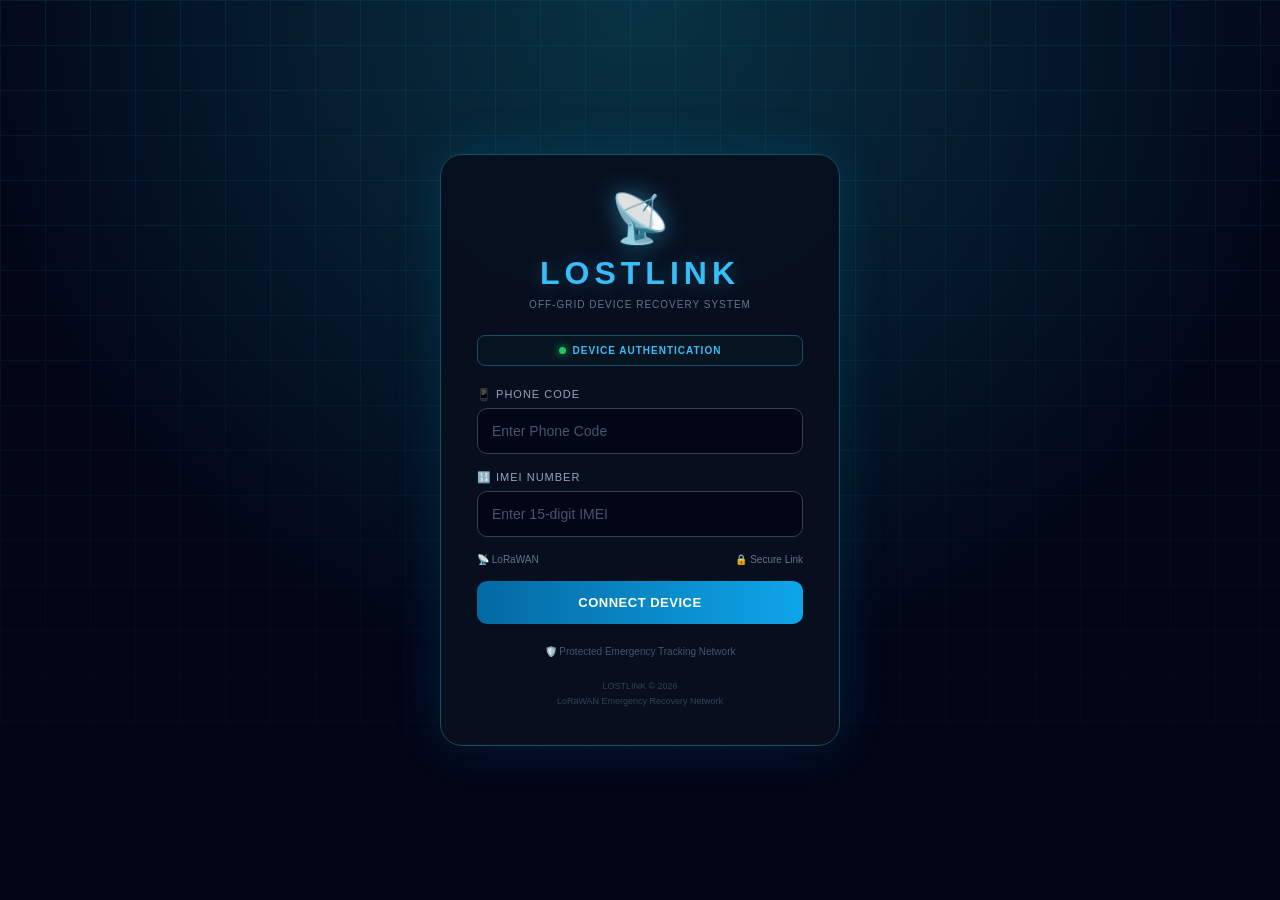
<file: index.html>
<!DOCTYPE html>
<html lang="en">
<head>
<meta charset="UTF-8">
<meta name="viewport" content="width=device-width, initial-scale=1.0">

<title>LOSTLINK | Device Authentication</title>

<link rel="stylesheet" href="style.css">
</head>

<body class="login-body">

<div class="login-bg-grid"></div>

<div class="login-container">

    <div class="logo">

        <div class="logo-icon">📡</div>

        <h1>LOSTLINK</h1>

        <p>
            OFF-GRID DEVICE RECOVERY SYSTEM
        </p>

    </div>


    <div class="auth-status">

        <span class="status-dot"></span>

        DEVICE AUTHENTICATION

    </div>


    <form onsubmit="connectDevice(event)">

        <div class="input-box">

            <label>📱 PHONE CODE</label>

            <input
                type="text"
                id="phoneCode"
                placeholder="Enter Phone Code"
                maxlength="20"
                autocomplete="off"
                required>

        </div>


        <div class="input-box">

            <label>🔢 IMEI NUMBER</label>

            <input
                type="text"
                id="imei"
                placeholder="Enter 15-digit IMEI"
                maxlength="15"
                inputmode="numeric"
                autocomplete="off"
                required>

        </div>


        <div class="device-info">

            <span>📡 LoRaWAN</span>

            <span>🔒 Secure Link</span>

        </div>


        <button
            class="login-btn"
            type="submit">

            CONNECT DEVICE

        </button>

    </form>


    <div
        class="status-message error"
        id="error">

        ❌ Invalid Phone Code or IMEI Number

    </div>


    <div
        class="status-message success"
        id="success">

        ✅ Device authenticated successfully

    </div>


    <div class="security">

        🛡️ Protected Emergency Tracking Network

    </div>


    <div class="footer">

        LOSTLINK © 2026
        <br>
        LoRaWAN Emergency Recovery Network

    </div>

</div>


<script>

function connectDevice(event){

    event.preventDefault();


    const phoneCode =
        document
        .getElementById("phoneCode")
        .value
        .trim()
        .toUpperCase();


    const imei =
        document
        .getElementById("imei")
        .value
        .trim();


    const error =
        document.getElementById("error");

    const success =
        document.getElementById("success");


    error.style.display = "none";

    success.style.display = "none";


    /*
       DEMO DEVICE AUTHENTICATION

       PHONE CODE : LOST865
       IMEI       : 123456789012345
    */


    if(
        phoneCode === "LOST865" &&
        imei === "123456789012345"
    ){

        success.style.display = "block";


        sessionStorage.setItem(
            "lostlinkLoggedIn",
            "true"
        );


        sessionStorage.setItem(
            "phoneCode",
            phoneCode
        );


        setTimeout(function(){

            window.location.href =
                "dashboard.html";

        },1000);


    }else{

        error.style.display = "block";

    }

}

</script>

</body>
</html>
</file>
<file: style.css>
*{
    margin:0;
    padding:0;
    box-sizing:border-box;
    font-family:Segoe UI,Arial,sans-serif;
}


body{
    color:#e5e7eb;
}


/* =========================
   LOGIN PAGE
========================= */

.login-body{

    min-height:100vh;

    display:flex;

    justify-content:center;

    align-items:center;

    padding:20px;

    overflow:hidden;

    background:
    radial-gradient(
        circle at 50% 0%,
        #083344,
        #020617 62%
    );

    position:relative;

}


.login-bg-grid{

    position:absolute;

    inset:0;

    opacity:.18;

    background-image:

    linear-gradient(
        #0e7490 1px,
        transparent 1px
    ),

    linear-gradient(
        90deg,
        #0e7490 1px,
        transparent 1px
    );

    background-size:45px 45px;

    mask-image:
    linear-gradient(
        to bottom,
        black,
        transparent
    );

}


.login-container{

    width:400px;

    max-width:100%;

    padding:36px;

    position:relative;

    z-index:2;

    background:
    rgba(8,15,30,.94);

    border:1px solid #164e63;

    border-radius:22px;

    box-shadow:
    0 0 50px
    rgba(14,165,233,.15);

    backdrop-filter:blur(12px);

    animation:appear .7s ease;

}


@keyframes appear{

    from{
        opacity:0;
        transform:translateY(25px) scale(.98);
    }

    to{
        opacity:1;
        transform:translateY(0) scale(1);
    }

}


.logo{

    text-align:center;

    margin-bottom:25px;

}


.logo-icon{

    font-size:48px;

    margin-bottom:8px;

    filter:
    drop-shadow(
        0 0 12px
        rgba(56,189,248,.5)
    );

    animation:signalPulse 2s infinite;

}


@keyframes signalPulse{

    0%,100%{
        transform:scale(1);
    }

    50%{
        transform:scale(1.12);
    }

}


.logo h1{

    color:#38bdf8;

    font-size:32px;

    letter-spacing:5px;

    text-shadow:
    0 0 18px
    rgba(56,189,248,.3);

}


.logo p{

    color:#64748b;

    font-size:10px;

    letter-spacing:1px;

    margin-top:7px;

}


.auth-status{

    display:flex;

    align-items:center;

    justify-content:center;

    gap:7px;

    padding:9px;

    margin-bottom:22px;

    border:1px solid #164e63;

    border-radius:8px;

    color:#38bdf8;

    background:#061521;

    font-size:10px;

    font-weight:bold;

    letter-spacing:1px;

}


.status-dot{

    width:7px;

    height:7px;

    background:#22c55e;

    border-radius:50%;

    box-shadow:
    0 0 9px #22c55e;

    animation:blink 1.2s infinite;

}


@keyframes blink{

    50%{
        opacity:.25;
    }

}


.input-box{

    margin-bottom:17px;

}


.input-box label{

    display:block;

    color:#94a3b8;

    font-size:11px;

    margin-bottom:7px;

    letter-spacing:1px;

}


.input-box input{

    width:100%;

    padding:14px;

    border-radius:10px;

    border:1px solid #334155;

    outline:none;

    background:#020617;

    color:#fff;

    font-size:14px;

    transition:.3s;

}


.input-box input::placeholder{

    color:#475569;

}


.input-box input:focus{

    border-color:#38bdf8;

    box-shadow:
    0 0 13px
    rgba(56,189,248,.18);

}


.device-info{

    display:flex;

    justify-content:space-between;

    color:#64748b;

    font-size:10px;

    margin:5px 0 16px;

}


.login-btn{

    width:100%;

    padding:14px;

    border:0;

    border-radius:10px;

    cursor:pointer;

    color:#fff;

    font-weight:bold;

    font-size:13px;

    letter-spacing:.5px;

    background:
    linear-gradient(
        90deg,
        #0369a1,
        #0ea5e9
    );

    transition:.3s;

}


.login-btn:hover{

    transform:translateY(-2px);

    box-shadow:
    0 0 25px
    rgba(14,165,233,.35);

}


.status-message{

    text-align:center;

    font-size:11px;

    margin-top:15px;

    display:none;

}


.error{

    color:#f87171;

}


.success{

    color:#4ade80;

}


.security{

    text-align:center;

    color:#475569;

    font-size:10px;

    margin-top:22px;

}


.footer{

    text-align:center;

    color:#334155;

    font-size:9px;

    line-height:1.7;

    margin-top:22px;

}


/* =========================
   DASHBOARD
========================= */

.dashboard-body{

    min-height:100vh;

    padding:18px;

    background:#050914;

}


.top-header{

    display:flex;

    justify-content:space-between;

    align-items:center;

    padding:16px 20px;

    background:#0b1220;

    border:1px solid #1e293b;

    border-radius:15px;

    margin-bottom:18px;

}


.dashboard-logo{

    color:#38bdf8;

    font-size:25px;

    font-weight:bold;

    letter-spacing:1px;

}


.subtitle{

    color:#64748b;

    font-size:11px;

    margin-top:5px;

}


.header-right{

    display:flex;

    align-items:center;

    gap:10px;

}


.live-status{

    background:#052e16;

    color:#4ade80;

    border:1px solid #16a34a;

    padding:8px 14px;

    border-radius:20px;

    font-size:10px;

    font-weight:bold;

}


.live-dot{

    display:inline-block;

    width:7px;

    height:7px;

    border-radius:50%;

    background:#4ade80;

    margin-right:5px;

    box-shadow:
    0 0 8px #4ade80;

    animation:blink 1.2s infinite;

}


.logout-btn{

    width:auto;

    margin:0;

    padding:9px 13px;

    border:1px solid #334155;

    border-radius:8px;

    background:#1e293b;

    color:#cbd5e1;

    cursor:pointer;

}


.logout-btn:hover{

    background:#334155;

}


/* METRICS */

.metrics{

    display:grid;

    grid-template-columns:
    repeat(4,1fr);

    gap:15px;

    margin-bottom:18px;

}


.metric-card{

    background:#0b1220;

    border:1px solid #1e293b;

    border-radius:14px;

    padding:18px;

    transition:.3s;

}


.metric-card:hover{

    transform:translateY(-3px);

    border-color:#075985;

}


.metric-title{

    color:#64748b;

    font-size:10px;

    margin-bottom:8px;

}


.metric-value{

    color:#f8fafc;

    font-size:24px;

    font-weight:bold;

}


.metric-card small{

    color:#475569;

    font-size:9px;

}


.blue{

    color:#38bdf8;

}


.green{

    color:#4ade80 !important;

}


.yellow{

    color:#facc15;

}


/* MAIN */

.main-grid{

    display:grid;

    grid-template-columns:
    1fr 1.7fr;

    gap:18px;

}


.card{

    background:#0b1220;

    border:1px solid #1e293b;

    border-radius:14px;

    padding:18px;

    margin-bottom:18px;

}


.card-title{

    color:#cbd5e1;

    font-size:14px;

    font-weight:bold;

    margin-bottom:16px;

}


.data-row{

    display:flex;

    justify-content:space-between;

    gap:15px;

    padding:11px 0;

    border-bottom:1px solid #172033;

    font-size:12px;

}


.data-row span{

    color:#64748b;

}


.data-row strong{

    color:#f8fafc;

    font-size:11px;

    text-align:right;

}


/* BATTERY */

.battery{

    height:12px;

    background:#1e293b;

    border-radius:10px;

    overflow:hidden;

}


.battery-fill{

    height:100%;

    width:82%;

    background:#22c55e;

    border-radius:10px;

    transition:.5s;

}


.battery-info{

    display:flex;

    justify-content:space-between;

    margin-top:10px;

    font-size:10px;

}


.muted{

    color:#64748b;

    font-size:10px;

    margin-top:8px;

}


/* GATEWAYS */

.gateway-row{

    display:flex;

    justify-content:space-between;

    align-items:center;

    padding:12px;

    margin-bottom:8px;

    background:#080f1d;

    border-radius:9px;

    border:1px solid transparent;

}


.gateway-row:hover{

    border-color:#075985;

}


.gateway-row b{

    display:block;

    font-size:12px;

}


.gateway-row small{

    display:block;

    color:#475569;

    font-size:9px;

    margin-top:3px;

}


.signal{

    color:#4ade80;

    font-size:11px;

}


/* ALERT */

.alert{

    padding:13px;

    border-left:3px solid #facc15;

    background:#17130a;

    color:#facc15;

    border-radius:5px;

    font-size:11px;

    line-height:1.6;

}


.locate-btn{

    width:100%;

    padding:12px;

    margin-top:12px;

    border:0;

    border-radius:8px;

    background:
    linear-gradient(
        90deg,
        #0369a1,
        #0ea5e9
    );

    color:white;

    font-weight:bold;

    cursor:pointer;

    transition:.3s;

}


.locate-btn:hover{

    transform:translateY(-2px);

    box-shadow:
    0 0 20px
    rgba(14,165,233,.3);

}


/* MAP */

.map{

    height:310px;

    position:relative;

    overflow:hidden;

    border-radius:12px;

    border:1px solid #075985;

    background:

    linear-gradient(
        #0f2740 1px,
        transparent 1px
    ),

    linear-gradient(
        90deg,
        #0f2740 1px,
        transparent 1px
    ),

    #06111f;

    background-size:35px 35px;

}


.map-label{

    position:absolute;

    top:12px;

    left:12px;

    z-index:5;

    background:#020617;

    padding:7px 10px;

    border-radius:6px;

    color:#38bdf8;

    font-size:10px;

}


.gateway{

    position:absolute;

    width:10px;

    height:10px;

    border-radius:50%;

    background:#38bdf8;

    box-shadow:
    0 0 12px #38bdf8;

}


.g1{
    top:25%;
    left:25%;
}


.g2{
    top:70%;
    left:75%;
}


.g3{
    top:20%;
    left:80%;
}


.location{

    position:absolute;

    top:46%;

    left:54%;

    width:18px;

    height:18px;

    background:#ef4444;

    border-radius:50%;

    box-shadow:
    0 0 20px #ef4444;

    animation:pulse 1.5s infinite;

    z-index:4;

}


.location::after{

    content:"";

    position:absolute;

    width:45px;

    height:45px;

    left:-14px;

    top:-14px;

    border:1px solid #ef4444;

    border-radius:50%;

    animation:ring 2s infinite;

}


.location.located{

    background:#22c55e;

    box-shadow:
    0 0 35px #22c55e;

}


.line{

    position:absolute;

    height:1px;

    background:#38bdf8;

    opacity:.35;

    transform-origin:left;

}


.line1{

    width:230px;

    top:30%;

    left:27%;

    transform:rotate(23deg);

}


.line2{

    width:220px;

    top:65%;

    left:52%;

    transform:rotate(-25deg);

}


.line3{

    width:250px;

    top:24%;

    left:78%;

    transform:rotate(130deg);

}


.location-info{

    display:flex;

    justify-content:space-between;

    margin-top:10px;

    font-size:10px;

}


.location-info span{

    color:#64748b;

}


.location-info strong{

    color:#38bdf8;

}


/* RADAR */

.radar{

    height:300px;

    position:relative;

    display:flex;

    align-items:center;

    justify-content:center;

    overflow:hidden;

    border:1px solid #0369a1;

    border-radius:12px;

    background:#020617;

}


.circle{

    position:absolute;

    border:1px solid #075985;

    border-radius:50%;

}


.c1{
    width:90px;
    height:90px;
}


.c2{
    width:170px;
    height:170px;
}


.c3{
    width:250px;
    height:250px;
}


.cross{

    position:absolute;

    background:#075985;

    opacity:.4;

}


.horizontal{

    width:250px;

    height:1px;

}


.vertical{

    width:1px;

    height:250px;

}


.sweep{

    position:absolute;

    width:125px;

    height:2px;

    background:#38bdf8;

    transform-origin:left;

    animation:rotate 3s linear infinite;

    box-shadow:
    0 0 8px #38bdf8;

}


.radar-target{

    position:absolute;

    top:38%;

    left:62%;

    width:10px;

    height:10px;

    background:#ef4444;

    border-radius:50%;

    box-shadow:
    0 0 15px #ef4444;

}


.radar-center{

    color:#075985;

    font-size:9px;

}


/* CHART */

.chart{

    height:150px;

    display:flex;

    align-items:end;

    gap:6px;

    padding:10px;

    border-bottom:1px solid #334155;

}


.bar{

    flex:1;

    min-height:5px;

    background:#38bdf8;

    opacity:.7;

    border-radius:4px 4px 0 0;

    transition:.4s;

}


footer{

    text-align:center;

    color:#334155;

    font-size:9px;

    padding:10px;

}


/* ANIMATIONS */

@keyframes rotate{

    from{
        transform:rotate(0deg);
    }

    to{
        transform:rotate(360deg);
    }

}


@keyframes pulse{

    0%{
        transform:scale(1);
    }

    50%{
        transform:scale(1.25);
        opacity:.6;
    }

    100%{
        transform:scale(1);
        opacity:1;
    }

}


@keyframes ring{

    0%{
        transform:scale(.5);
        opacity:1;
    }

    100%{
        transform:scale(1.6);
        opacity:0;
    }

}


/* RESPONSIVE */

@media(max-width:900px){

    .metrics{

        grid-template-columns:
        repeat(2,1fr);

    }

    .main-grid{

        grid-template-columns:1fr;

    }

}


@media(max-width:600px){

    .dashboard-body{

        padding:10px;

    }

    .top-header{

        flex-direction:column;

        align-items:flex-start;

        gap:12px;

    }

    .header-right{

        width:100%;

        justify-content:space-between;

    }

    .metrics{

        grid-template-columns:
        1fr 1fr;

        gap:8px;

    }

    .metric-card{

        padding:13px;

    }

    .metric-value{

        font-size:18px;

    }

    .card{

        padding:14px;

    }

    .map,
    .radar{

        height:250px;

    }

    .data-row{

        flex-direction:column;

        gap:4px;

    }

    .data-row strong{

        text-align:left;

    }

}
</file>
